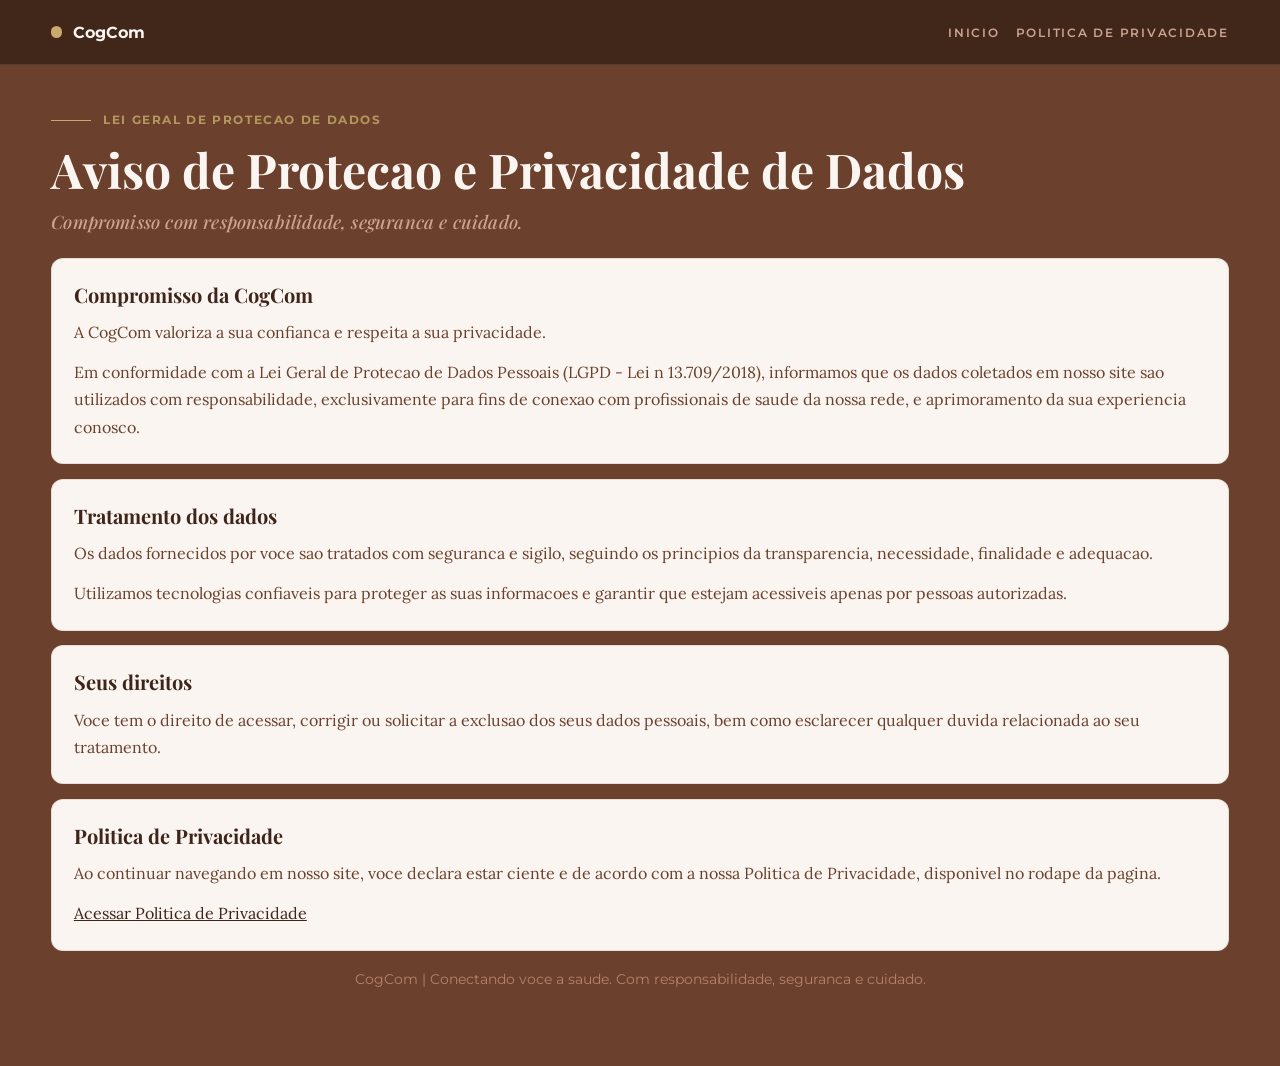
<file: lgpd.html>
<!doctype html>
<html lang="pt-BR" class="scroll-smooth">
  <head>
    <meta charset="utf-8" />
    <meta name="viewport" content="width=device-width, initial-scale=1.0" />
    <title>LGPD | CogCom</title>
    <meta
      name="description"
      content="Aviso de Protecao e Privacidade de Dados da CogCom em conformidade com a LGPD."
    />
    <link rel="preconnect" href="https://fonts.googleapis.com" />
    <link rel="preconnect" href="https://fonts.gstatic.com" crossorigin />
    <link
      href="https://fonts.googleapis.com/css2?family=Playfair+Display:ital,wght@0,400;0,500;0,600;0,700&family=Cormorant+Garamond:ital,wght@0,400;0,500;1,400;1,500&family=Montserrat:wght@400;500;600;700&family=Lora:ital,wght@0,400;0,500;1,400&display=swap"
      rel="stylesheet"
    />
    <style>
      :root {
        --brown-950: #2c1810;
        --brown-900: #3e241a;
        --brown-800: #543324;
        --brown-700: #6b402d;
        --brown-500: #9c664e;
        --brown-400: #b5826a;
        --brown-300: #cda48f;
        --cream-200: #ebe0d3;
        --cream-100: #f4ebe1;
        --cream-50: #faf5f0;
        --gold: #c9a96e;
        --gold-muted: #b4965f;
      }

      * {
        box-sizing: border-box;
      }

      body {
        margin: 0;
        font-family: "Lora", "Georgia", serif;
        background: var(--brown-700);
        color: var(--cream-50);
      }

      .font-label {
        font-family: "Montserrat", "Arial", sans-serif;
      }

      .font-display {
        font-family: "Playfair Display", "Georgia", serif;
      }

      .font-decorative {
        font-family: "Playfair Display", "Georgia", serif;
        font-style: italic;
        font-weight: 500;
        letter-spacing: 0.01em;
      }

      .topbar {
        position: sticky;
        top: 0;
        z-index: 20;
        backdrop-filter: blur(8px);
        background: rgba(62, 36, 26, 0.92);
        border-bottom: 1px solid rgba(242, 229, 208, 0.12);
      }

      .topbar-inner,
      .container {
        width: min(1200px, 92%);
        margin: 0 auto;
      }

      .topbar-inner {
        height: 64px;
        display: flex;
        align-items: center;
        justify-content: space-between;
        gap: 1rem;
      }

      .brand {
        display: flex;
        align-items: center;
        gap: 0.65rem;
        color: var(--cream-50);
        text-decoration: none;
      }

      .brand-dot {
        width: 0.7rem;
        height: 0.7rem;
        border-radius: 999px;
        background: var(--gold);
      }

      .top-links {
        display: flex;
        align-items: center;
        gap: 1rem;
      }

      .top-links a {
        color: var(--brown-300);
        text-decoration: none;
        font-size: 0.78rem;
        font-weight: 600;
        text-transform: uppercase;
        letter-spacing: 0.14em;
      }

      .top-links a:hover {
        color: var(--gold);
      }

      main {
        padding: 3rem 0 4rem;
      }

      .hero {
        margin-bottom: 1.5rem;
      }

      .eyebrow {
        display: flex;
        align-items: center;
        gap: 0.75rem;
        margin-bottom: 1rem;
      }

      .eyebrow-line {
        width: 2.5rem;
        height: 1px;
        background: var(--gold);
      }

      .eyebrow span {
        color: var(--gold-muted);
        font-size: 0.72rem;
        font-weight: 700;
        letter-spacing: 0.14em;
        text-transform: uppercase;
      }

      h1 {
        margin: 0;
        font-size: clamp(2rem, 5vw, 3rem);
        line-height: 1.1;
        color: var(--cream-50);
      }

      .subtitle {
        margin: 0.8rem 0 0;
        color: var(--brown-300);
        font-size: 1.15rem;
      }

      .card {
        background: var(--cream-50);
        color: var(--brown-800);
        border: 1px solid rgba(90, 50, 34, 0.12);
        border-radius: 12px;
        padding: 1.4rem 1.35rem;
        margin-bottom: 0.9rem;
      }

      .card h2 {
        margin: 0 0 0.7rem;
        font-size: 1.25rem;
        color: var(--brown-900);
      }

      .card p {
        margin: 0 0 0.8rem;
        line-height: 1.7;
        color: var(--brown-700);
      }

      .card p:last-child {
        margin-bottom: 0;
      }

      .card ul {
        margin: 0.6rem 0 0;
        padding-left: 1.1rem;
      }

      .card li {
        margin-bottom: 0.45rem;
        color: var(--brown-700);
      }

      a.link {
        color: var(--brown-900);
      }

      .footer-note {
        margin-top: 1.2rem;
        color: var(--brown-400);
        font-size: 0.9rem;
        text-align: center;
      }

      @media (max-width: 800px) {
        .top-links {
          display: none;
        }
      }
    </style>
  </head>
  <body>
    <header class="topbar">
      <div class="topbar-inner">
        <a class="brand" href="index.html">
          <span class="brand-dot" aria-hidden="true"></span>
          <strong class="font-label">CogCom</strong>
        </a>
        <nav class="top-links font-label" aria-label="Navegacao">
          <a href="index.html">Inicio</a>
          <a href="politica-privacidade.html">Politica de Privacidade</a>
        </nav>
      </div>
    </header>

    <main>
      <div class="container">
        <section class="hero">
          <div class="eyebrow font-label">
            <div class="eyebrow-line" aria-hidden="true"></div>
            <span>Lei Geral de Protecao de Dados</span>
          </div>
          <h1 class="font-display">Aviso de Protecao e Privacidade de Dados</h1>
          <p class="subtitle font-decorative">
            Compromisso com responsabilidade, seguranca e cuidado.
          </p>
        </section>

        <section class="card">
          <h2 class="font-display">Compromisso da CogCom</h2>
          <p>A CogCom valoriza a sua confianca e respeita a sua privacidade.</p>
          <p>
            Em conformidade com a Lei Geral de Protecao de Dados Pessoais (LGPD
            - Lei n 13.709/2018), informamos que os dados coletados em nosso
            site sao utilizados com responsabilidade, exclusivamente para fins
            de conexao com profissionais de saude da nossa rede, e aprimoramento
            da sua experiencia conosco.
          </p>
        </section>

        <section class="card">
          <h2 class="font-display">Tratamento dos dados</h2>
          <p>
            Os dados fornecidos por voce sao tratados com seguranca e sigilo,
            seguindo os principios da transparencia, necessidade, finalidade e
            adequacao.
          </p>
          <p>
            Utilizamos tecnologias confiaveis para proteger as suas informacoes
            e garantir que estejam acessiveis apenas por pessoas autorizadas.
          </p>
        </section>

        <section class="card">
          <h2 class="font-display">Seus direitos</h2>
          <p>
            Voce tem o direito de acessar, corrigir ou solicitar a exclusao dos
            seus dados pessoais, bem como esclarecer qualquer duvida relacionada
            ao seu tratamento.
          </p>
        </section>

        <section class="card">
          <h2 class="font-display">Politica de Privacidade</h2>
          <p>
            Ao continuar navegando em nosso site, voce declara estar ciente e
            de acordo com a nossa Politica de Privacidade, disponivel no rodape
            da pagina.
          </p>
          <p>
            <a class="link" href="politica-privacidade.html"
              >Acessar Politica de Privacidade</a
            >
          </p>
        </section>

        <p class="footer-note font-label">
          CogCom | Conectando voce a saude. Com responsabilidade, seguranca e
          cuidado.
        </p>
      </div>
    </main>
  </body>
</html>
</file>
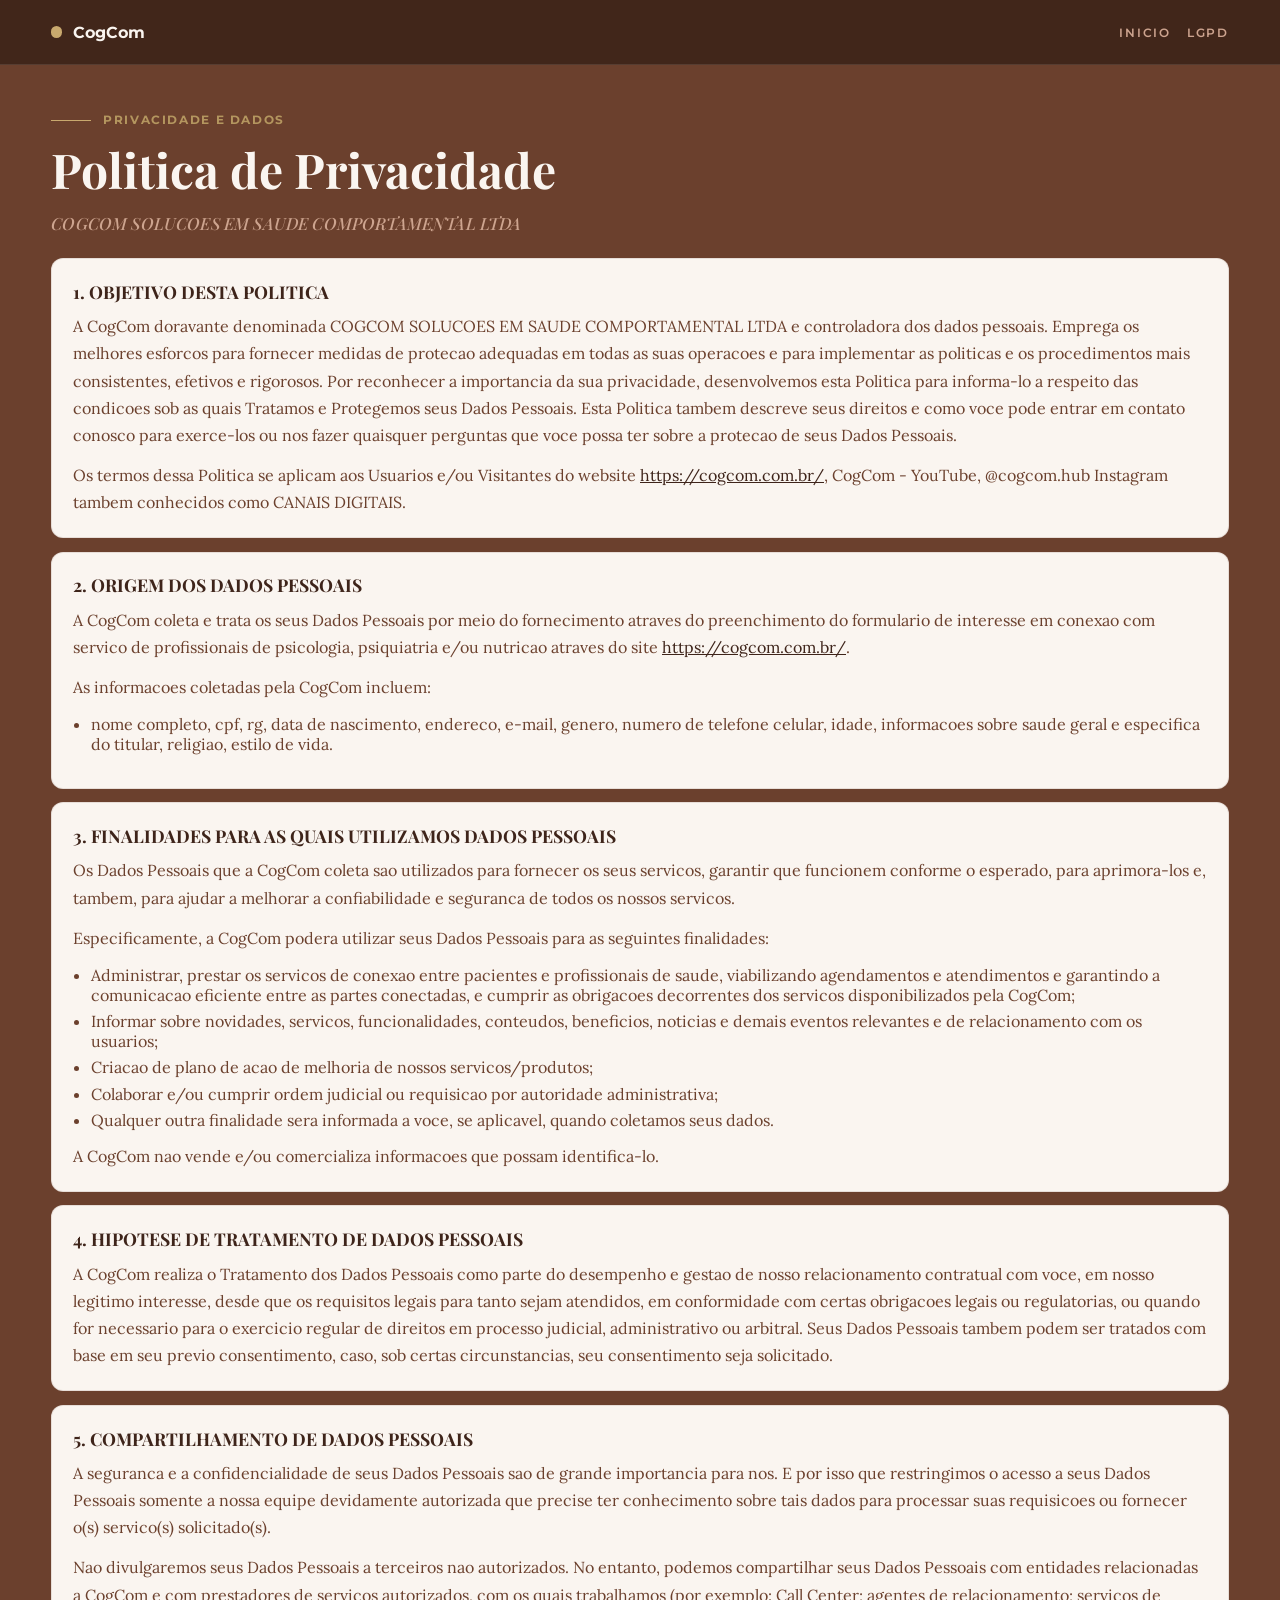
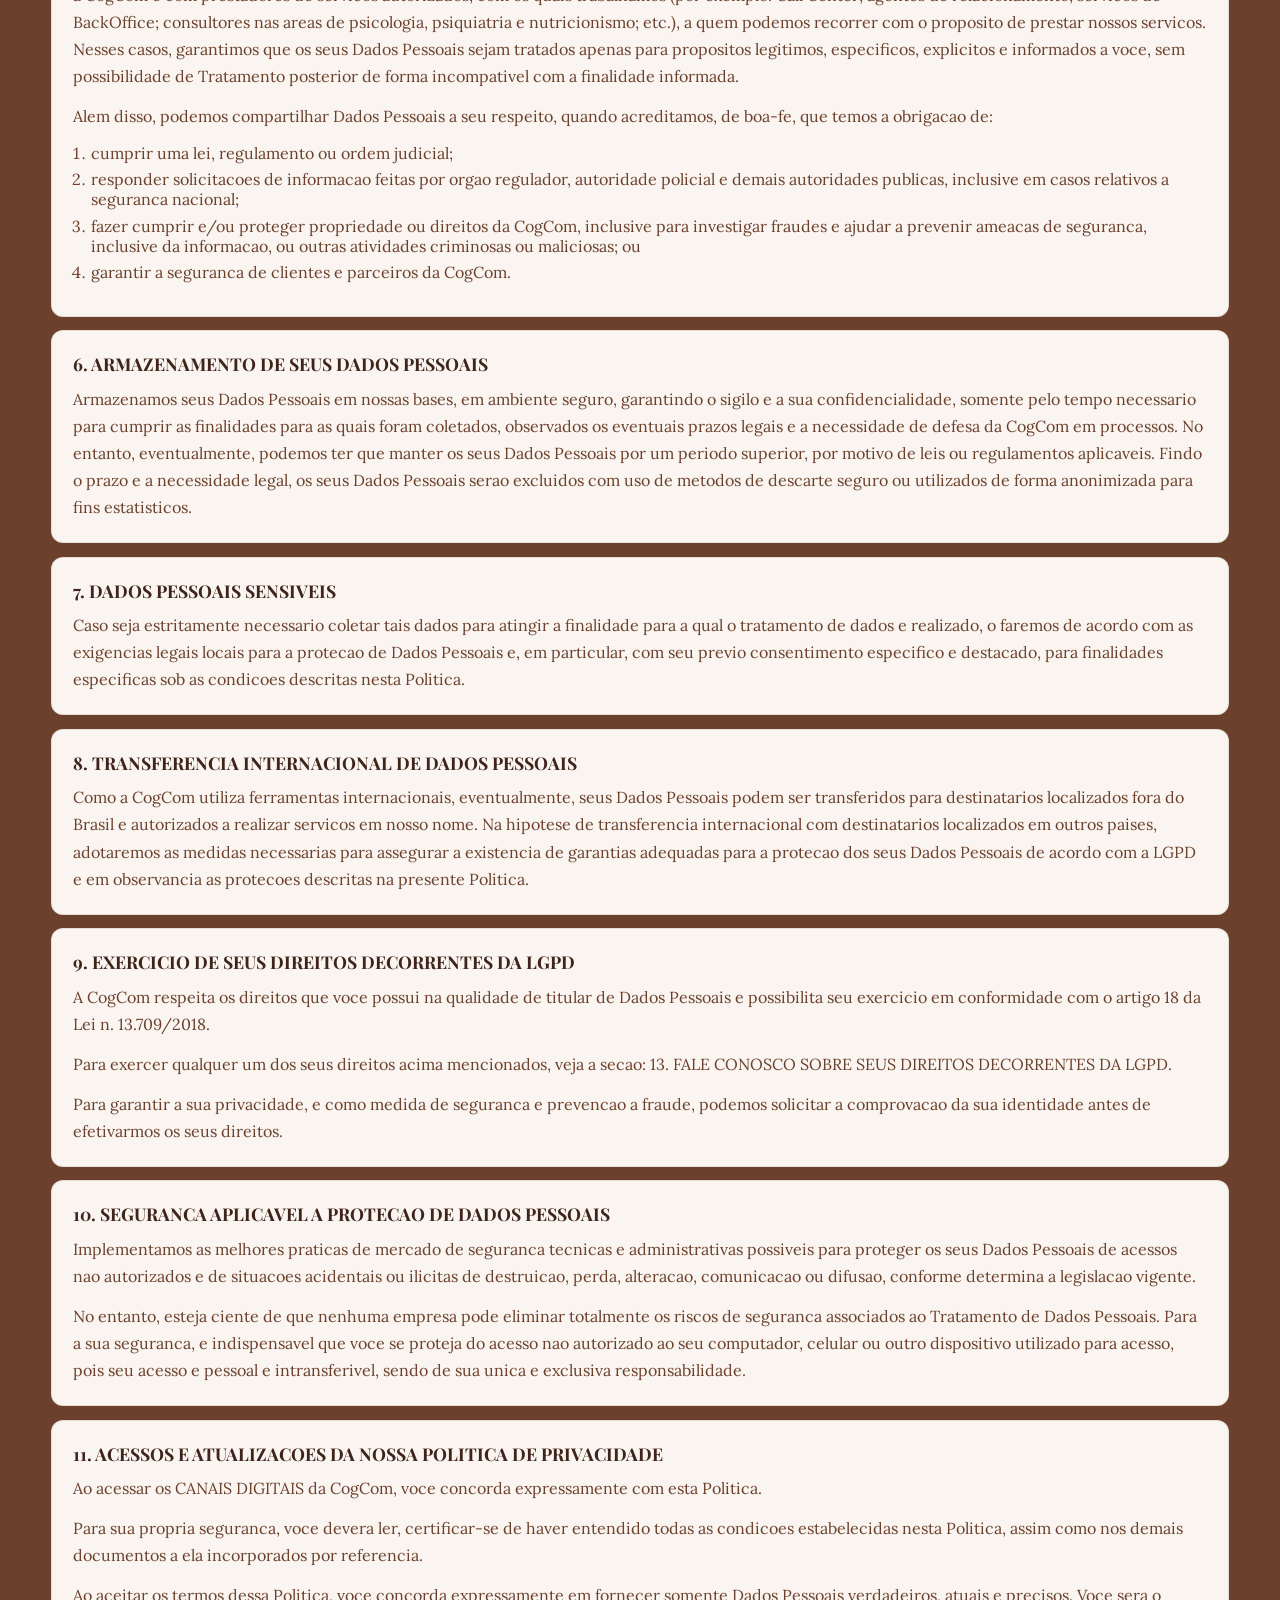
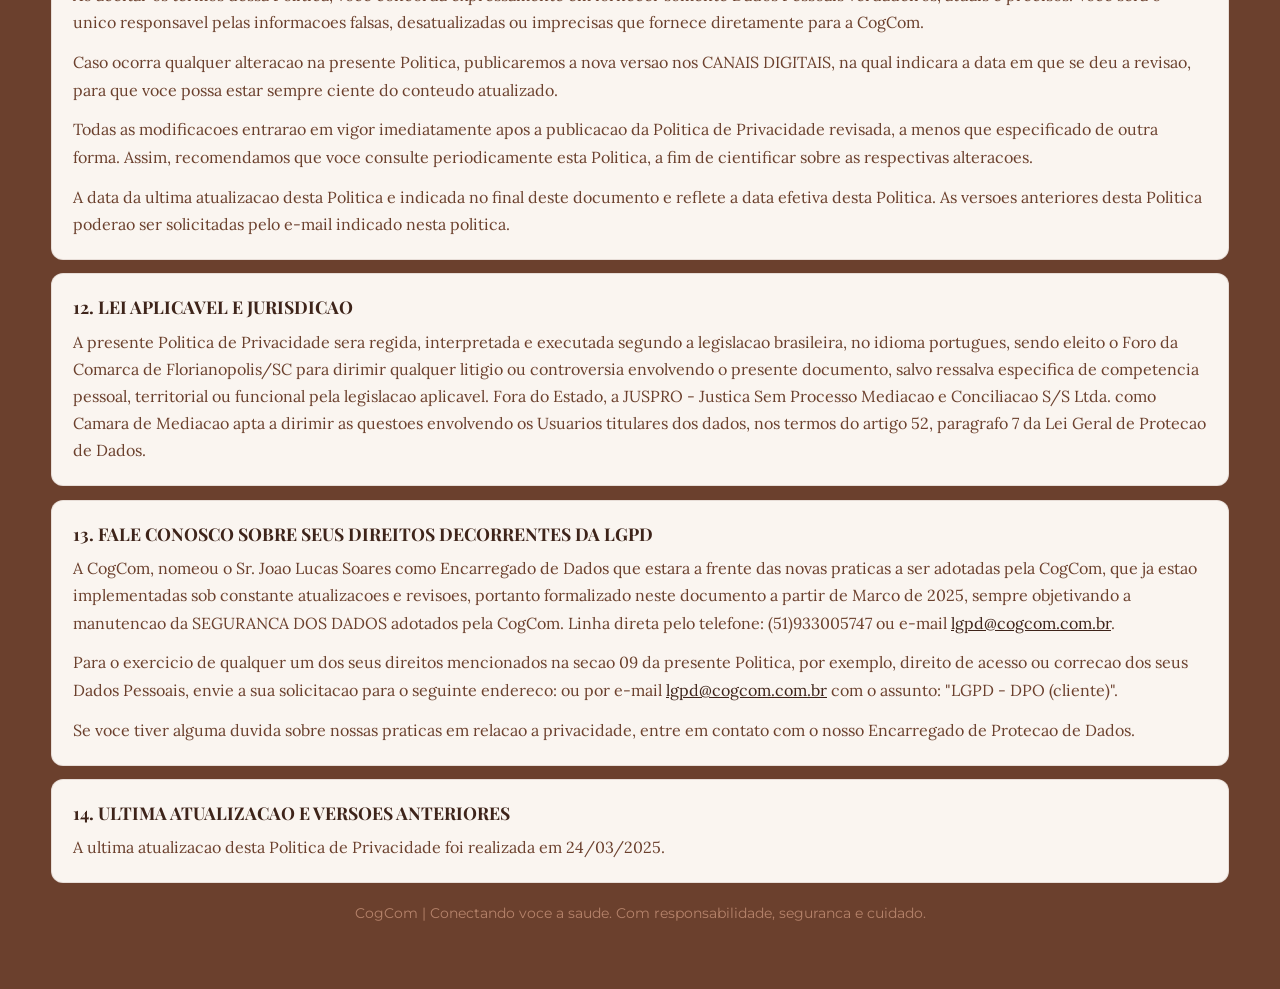
<file: politica-privacidade.html>
<!doctype html>
<html lang="pt-BR" class="scroll-smooth">
  <head>
    <meta charset="utf-8" />
    <meta name="viewport" content="width=device-width, initial-scale=1.0" />
    <title>Politica de Privacidade | CogCom</title>
    <meta
      name="description"
      content="Politica de Privacidade da CogCom em conformidade com a LGPD."
    />
    <link rel="preconnect" href="https://fonts.googleapis.com" />
    <link rel="preconnect" href="https://fonts.gstatic.com" crossorigin />
    <link
      href="https://fonts.googleapis.com/css2?family=Playfair+Display:ital,wght@0,400;0,500;0,600;0,700&family=Cormorant+Garamond:ital,wght@0,400;0,500;1,400&family=Montserrat:wght@400;500;600;700&family=Lora:ital,wght@0,400;0,500;1,400&display=swap"
      rel="stylesheet"
    />
    <style>
      :root {
        --brown-950: #2c1810;
        --brown-900: #3e241a;
        --brown-800: #543324;
        --brown-700: #6b402d;
        --brown-500: #9c664e;
        --brown-400: #b5826a;
        --brown-300: #cda48f;
        --cream-100: #f4ebe1;
        --cream-50: #faf5f0;
        --gold: #c9a96e;
        --gold-muted: #b4965f;
      }

      * {
        box-sizing: border-box;
      }

      body {
        margin: 0;
        font-family: "Lora", "Georgia", serif;
        background: var(--brown-700);
        color: var(--cream-50);
      }

      .font-label {
        font-family: "Montserrat", "Arial", sans-serif;
      }

      .font-display {
        font-family: "Playfair Display", "Georgia", serif;
      }

      .font-decorative {
        font-family: "Playfair Display", "Georgia", serif;
        font-style: italic;
        font-weight: 500;
        letter-spacing: 0.01em;
      }

      .topbar {
        position: sticky;
        top: 0;
        z-index: 20;
        backdrop-filter: blur(8px);
        background: rgba(62, 36, 26, 0.92);
        border-bottom: 1px solid rgba(242, 229, 208, 0.12);
      }

      .topbar-inner,
      .container {
        width: min(1200px, 92%);
        margin: 0 auto;
      }

      .topbar-inner {
        height: 64px;
        display: flex;
        align-items: center;
        justify-content: space-between;
        gap: 1rem;
      }

      .brand {
        display: flex;
        align-items: center;
        gap: 0.65rem;
        color: var(--cream-50);
        text-decoration: none;
      }

      .brand-dot {
        width: 0.7rem;
        height: 0.7rem;
        border-radius: 999px;
        background: var(--gold);
      }

      .top-links {
        display: flex;
        align-items: center;
        gap: 1rem;
      }

      .top-links a {
        color: var(--brown-300);
        text-decoration: none;
        font-size: 0.78rem;
        font-weight: 600;
        text-transform: uppercase;
        letter-spacing: 0.14em;
      }

      .top-links a:hover {
        color: var(--gold);
      }

      main {
        padding: 3rem 0 4rem;
      }

      .hero {
        margin-bottom: 1.3rem;
      }

      .eyebrow {
        display: flex;
        align-items: center;
        gap: 0.75rem;
        margin-bottom: 1rem;
      }

      .eyebrow-line {
        width: 2.5rem;
        height: 1px;
        background: var(--gold);
      }

      .eyebrow span {
        color: var(--gold-muted);
        font-size: 0.72rem;
        font-weight: 700;
        letter-spacing: 0.14em;
        text-transform: uppercase;
      }

      h1 {
        margin: 0;
        font-size: clamp(2rem, 5vw, 3rem);
        line-height: 1.1;
        color: var(--cream-50);
      }

      .subtitle {
        margin: 0.8rem 0 0;
        color: var(--brown-300);
        font-size: 1.05rem;
      }

      .section {
        background: var(--cream-50);
        color: var(--brown-800);
        border: 1px solid rgba(90, 50, 34, 0.12);
        border-radius: 12px;
        padding: 1.3rem;
        margin-bottom: 0.85rem;
      }

      .section h2 {
        margin: 0 0 0.65rem;
        font-size: 1.1rem;
        color: var(--brown-900);
      }

      p {
        margin: 0 0 0.8rem;
        color: var(--brown-700);
        line-height: 1.7;
      }

      p:last-child {
        margin-bottom: 0;
      }

      ul,
      ol {
        margin: 0.4rem 0 0.8rem 1.1rem;
        padding: 0;
      }

      li {
        margin-bottom: 0.4rem;
        color: var(--brown-700);
      }

      a.link {
        color: var(--brown-900);
      }

      .footer-note {
        margin-top: 1.1rem;
        color: var(--brown-400);
        font-size: 0.9rem;
        text-align: center;
      }

      @media (max-width: 800px) {
        .top-links {
          display: none;
        }
      }
    </style>
  </head>
  <body>
    <header class="topbar">
      <div class="topbar-inner">
        <a class="brand" href="index.html">
          <span class="brand-dot" aria-hidden="true"></span>
          <strong class="font-label">CogCom</strong>
        </a>
        <nav class="top-links font-label" aria-label="Navegacao">
          <a href="index.html">Inicio</a>
          <a href="lgpd.html">LGPD</a>
        </nav>
      </div>
    </header>

    <main>
      <div class="container">
        <section class="hero">
          <div class="eyebrow font-label">
            <div class="eyebrow-line" aria-hidden="true"></div>
            <span>Privacidade e Dados</span>
          </div>
          <h1 class="font-display">Politica de Privacidade</h1>
          <p class="subtitle font-decorative">
            COGCOM SOLUCOES EM SAUDE COMPORTAMENTAL LTDA
          </p>
        </section>

        <section class="section">
          <h2 class="font-display">1. OBJETIVO DESTA POLITICA</h2>
          <p>
            A CogCom doravante denominada COGCOM SOLUCOES EM SAUDE
            COMPORTAMENTAL LTDA e controladora dos dados pessoais. Emprega os
            melhores esforcos para fornecer medidas de protecao adequadas em
            todas as suas operacoes e para implementar as politicas e os
            procedimentos mais consistentes, efetivos e rigorosos. Por
            reconhecer a importancia da sua privacidade, desenvolvemos esta
            Politica para informa-lo a respeito das condicoes sob as quais
            Tratamos e Protegemos seus Dados Pessoais. Esta Politica tambem
            descreve seus direitos e como voce pode entrar em contato conosco
            para exerce-los ou nos fazer quaisquer perguntas que voce possa ter
            sobre a protecao de seus Dados Pessoais.
          </p>
          <p>
            Os termos dessa Politica se aplicam aos Usuarios e/ou Visitantes do
            website
            <a class="link" href="https://cogcom.com.br/">https://cogcom.com.br/</a>,
            CogCom - YouTube, @cogcom.hub Instagram tambem conhecidos como
            CANAIS DIGITAIS.
          </p>
        </section>

        <section class="section">
          <h2 class="font-display">2. ORIGEM DOS DADOS PESSOAIS</h2>
          <p>
            A CogCom coleta e trata os seus Dados Pessoais por meio do
            fornecimento atraves do preenchimento do formulario de interesse em
            conexao com servico de profissionais de psicologia, psiquiatria
            e/ou nutricao atraves do site
            <a class="link" href="https://cogcom.com.br/">https://cogcom.com.br/</a>.
          </p>
          <p>As informacoes coletadas pela CogCom incluem:</p>
          <ul>
            <li>
              nome completo, cpf, rg, data de nascimento, endereco, e-mail,
              genero, numero de telefone celular, idade, informacoes sobre
              saude geral e especifica do titular, religiao, estilo de vida.
            </li>
          </ul>
        </section>

        <section class="section">
          <h2 class="font-display">
            3. FINALIDADES PARA AS QUAIS UTILIZAMOS DADOS PESSOAIS
          </h2>
          <p>
            Os Dados Pessoais que a CogCom coleta sao utilizados para fornecer
            os seus servicos, garantir que funcionem conforme o esperado, para
            aprimora-los e, tambem, para ajudar a melhorar a confiabilidade e
            seguranca de todos os nossos servicos.
          </p>
          <p>
            Especificamente, a CogCom podera utilizar seus Dados Pessoais para
            as seguintes finalidades:
          </p>
          <ul>
            <li>
              Administrar, prestar os servicos de conexao entre pacientes e
              profissionais de saude, viabilizando agendamentos e atendimentos
              e garantindo a comunicacao eficiente entre as partes conectadas,
              e cumprir as obrigacoes decorrentes dos servicos disponibilizados
              pela CogCom;
            </li>
            <li>
              Informar sobre novidades, servicos, funcionalidades, conteudos,
              beneficios, noticias e demais eventos relevantes e de
              relacionamento com os usuarios;
            </li>
            <li>Criacao de plano de acao de melhoria de nossos servicos/produtos;</li>
            <li>
              Colaborar e/ou cumprir ordem judicial ou requisicao por
              autoridade administrativa;
            </li>
            <li>
              Qualquer outra finalidade sera informada a voce, se aplicavel,
              quando coletamos seus dados.
            </li>
          </ul>
          <p>A CogCom nao vende e/ou comercializa informacoes que possam identifica-lo.</p>
        </section>

        <section class="section">
          <h2 class="font-display">
            4. HIPOTESE DE TRATAMENTO DE DADOS PESSOAIS
          </h2>
          <p>
            A CogCom realiza o Tratamento dos Dados Pessoais como parte do
            desempenho e gestao de nosso relacionamento contratual com voce, em
            nosso legitimo interesse, desde que os requisitos legais para tanto
            sejam atendidos, em conformidade com certas obrigacoes legais ou
            regulatorias, ou quando for necessario para o exercicio regular de
            direitos em processo judicial, administrativo ou arbitral. Seus
            Dados Pessoais tambem podem ser tratados com base em seu previo
            consentimento, caso, sob certas circunstancias, seu consentimento
            seja solicitado.
          </p>
        </section>

        <section class="section">
          <h2 class="font-display">5. COMPARTILHAMENTO DE DADOS PESSOAIS</h2>
          <p>
            A seguranca e a confidencialidade de seus Dados Pessoais sao de
            grande importancia para nos. E por isso que restringimos o acesso a
            seus Dados Pessoais somente a nossa equipe devidamente autorizada
            que precise ter conhecimento sobre tais dados para processar suas
            requisicoes ou fornecer o(s) servico(s) solicitado(s).
          </p>
          <p>
            Nao divulgaremos seus Dados Pessoais a terceiros nao autorizados. No
            entanto, podemos compartilhar seus Dados Pessoais com entidades
            relacionadas a CogCom e com prestadores de servicos autorizados, com
            os quais trabalhamos (por exemplo: Call Center; agentes de
            relacionamento; servicos de BackOffice; consultores nas areas de
            psicologia, psiquiatria e nutricionismo; etc.), a quem podemos
            recorrer com o proposito de prestar nossos servicos. Nesses casos,
            garantimos que os seus Dados Pessoais sejam tratados apenas para
            propositos legitimos, especificos, explicitos e informados a voce,
            sem possibilidade de Tratamento posterior de forma incompativel com
            a finalidade informada.
          </p>
          <p>
            Alem disso, podemos compartilhar Dados Pessoais a seu respeito,
            quando acreditamos, de boa-fe, que temos a obrigacao de:
          </p>
          <ol>
            <li>cumprir uma lei, regulamento ou ordem judicial;</li>
            <li>
              responder solicitacoes de informacao feitas por orgao regulador,
              autoridade policial e demais autoridades publicas, inclusive em
              casos relativos a seguranca nacional;
            </li>
            <li>
              fazer cumprir e/ou proteger propriedade ou direitos da CogCom,
              inclusive para investigar fraudes e ajudar a prevenir ameacas de
              seguranca, inclusive da informacao, ou outras atividades
              criminosas ou maliciosas; ou
            </li>
            <li>garantir a seguranca de clientes e parceiros da CogCom.</li>
          </ol>
        </section>

        <section class="section">
          <h2 class="font-display">6. ARMAZENAMENTO DE SEUS DADOS PESSOAIS</h2>
          <p>
            Armazenamos seus Dados Pessoais em nossas bases, em ambiente seguro,
            garantindo o sigilo e a sua confidencialidade, somente pelo tempo
            necessario para cumprir as finalidades para as quais foram
            coletados, observados os eventuais prazos legais e a necessidade de
            defesa da CogCom em processos. No entanto, eventualmente, podemos ter
            que manter os seus Dados Pessoais por um periodo superior, por motivo
            de leis ou regulamentos aplicaveis. Findo o prazo e a necessidade
            legal, os seus Dados Pessoais serao excluidos com uso de metodos de
            descarte seguro ou utilizados de forma anonimizada para fins
            estatisticos.
          </p>
        </section>

        <section class="section">
          <h2 class="font-display">7. DADOS PESSOAIS SENSIVEIS</h2>
          <p>
            Caso seja estritamente necessario coletar tais dados para atingir a
            finalidade para a qual o tratamento de dados e realizado, o faremos
            de acordo com as exigencias legais locais para a protecao de Dados
            Pessoais e, em particular, com seu previo consentimento especifico e
            destacado, para finalidades especificas sob as condicoes descritas
            nesta Politica.
          </p>
        </section>

        <section class="section">
          <h2 class="font-display">
            8. TRANSFERENCIA INTERNACIONAL DE DADOS PESSOAIS
          </h2>
          <p>
            Como a CogCom utiliza ferramentas internacionais, eventualmente, seus
            Dados Pessoais podem ser transferidos para destinatarios localizados
            fora do Brasil e autorizados a realizar servicos em nosso nome. Na
            hipotese de transferencia internacional com destinatarios localizados
            em outros paises, adotaremos as medidas necessarias para assegurar a
            existencia de garantias adequadas para a protecao dos seus Dados
            Pessoais de acordo com a LGPD e em observancia as protecoes descritas
            na presente Politica.
          </p>
        </section>

        <section class="section">
          <h2 class="font-display">
            9. EXERCICIO DE SEUS DIREITOS DECORRENTES DA LGPD
          </h2>
          <p>
            A CogCom respeita os direitos que voce possui na qualidade de titular
            de Dados Pessoais e possibilita seu exercicio em conformidade com o
            artigo 18 da Lei n. 13.709/2018.
          </p>
          <p>
            Para exercer qualquer um dos seus direitos acima mencionados, veja a
            secao: 13. FALE CONOSCO SOBRE SEUS DIREITOS DECORRENTES DA LGPD.
          </p>
          <p>
            Para garantir a sua privacidade, e como medida de seguranca e
            prevencao a fraude, podemos solicitar a comprovacao da sua identidade
            antes de efetivarmos os seus direitos.
          </p>
        </section>

        <section class="section">
          <h2 class="font-display">
            10. SEGURANCA APLICAVEL A PROTECAO DE DADOS PESSOAIS
          </h2>
          <p>
            Implementamos as melhores praticas de mercado de seguranca tecnicas e
            administrativas possiveis para proteger os seus Dados Pessoais de
            acessos nao autorizados e de situacoes acidentais ou ilicitas de
            destruicao, perda, alteracao, comunicacao ou difusao, conforme
            determina a legislacao vigente.
          </p>
          <p>
            No entanto, esteja ciente de que nenhuma empresa pode eliminar
            totalmente os riscos de seguranca associados ao Tratamento de Dados
            Pessoais. Para a sua seguranca, e indispensavel que voce se proteja
            do acesso nao autorizado ao seu computador, celular ou outro
            dispositivo utilizado para acesso, pois seu acesso e pessoal e
            intransferivel, sendo de sua unica e exclusiva responsabilidade.
          </p>
        </section>

        <section class="section">
          <h2 class="font-display">
            11. ACESSOS E ATUALIZACOES DA NOSSA POLITICA DE PRIVACIDADE
          </h2>
          <p>
            Ao acessar os CANAIS DIGITAIS da CogCom, voce concorda expressamente
            com esta Politica.
          </p>
          <p>
            Para sua propria seguranca, voce devera ler, certificar-se de haver
            entendido todas as condicoes estabelecidas nesta Politica, assim como
            nos demais documentos a ela incorporados por referencia.
          </p>
          <p>
            Ao aceitar os termos dessa Politica, voce concorda expressamente em
            fornecer somente Dados Pessoais verdadeiros, atuais e precisos. Voce
            sera o unico responsavel pelas informacoes falsas, desatualizadas ou
            imprecisas que fornece diretamente para a CogCom.
          </p>
          <p>
            Caso ocorra qualquer alteracao na presente Politica, publicaremos a
            nova versao nos CANAIS DIGITAIS, na qual indicara a data em que se
            deu a revisao, para que voce possa estar sempre ciente do conteudo
            atualizado.
          </p>
          <p>
            Todas as modificacoes entrarao em vigor imediatamente apos a
            publicacao da Politica de Privacidade revisada, a menos que
            especificado de outra forma. Assim, recomendamos que voce consulte
            periodicamente esta Politica, a fim de cientificar sobre as
            respectivas alteracoes.
          </p>
          <p>
            A data da ultima atualizacao desta Politica e indicada no final deste
            documento e reflete a data efetiva desta Politica. As versoes
            anteriores desta Politica poderao ser solicitadas pelo e-mail
            indicado nesta politica.
          </p>
        </section>

        <section class="section">
          <h2 class="font-display">12. LEI APLICAVEL E JURISDICAO</h2>
          <p>
            A presente Politica de Privacidade sera regida, interpretada e
            executada segundo a legislacao brasileira, no idioma portugues, sendo
            eleito o Foro da Comarca de Florianopolis/SC para dirimir qualquer
            litigio ou controversia envolvendo o presente documento, salvo
            ressalva especifica de competencia pessoal, territorial ou funcional
            pela legislacao aplicavel. Fora do Estado, a JUSPRO - Justica Sem
            Processo Mediacao e Conciliacao S/S Ltda. como Camara de Mediacao apta
            a dirimir as questoes envolvendo os Usuarios titulares dos dados, nos
            termos do artigo 52, paragrafo 7 da Lei Geral de Protecao de Dados.
          </p>
        </section>

        <section class="section">
          <h2 class="font-display">
            13. FALE CONOSCO SOBRE SEUS DIREITOS DECORRENTES DA LGPD
          </h2>
          <p>
            A CogCom, nomeou o Sr. Joao Lucas Soares como Encarregado de Dados que
            estara a frente das novas praticas a ser adotadas pela CogCom, que ja
            estao implementadas sob constante atualizacoes e revisoes, portanto
            formalizado neste documento a partir de Marco de 2025, sempre
            objetivando a manutencao da SEGURANCA DOS DADOS adotados pela CogCom.
            Linha direta pelo telefone: (51)933005747 ou e-mail
            <a class="link" href="mailto:lgpd@cogcom.com.br"
              >lgpd@cogcom.com.br</a
            >.
          </p>
          <p>
            Para o exercicio de qualquer um dos seus direitos mencionados na secao
            09 da presente Politica, por exemplo, direito de acesso ou correcao
            dos seus Dados Pessoais, envie a sua solicitacao para o seguinte
            endereco: ou por e-mail
            <a class="link" href="mailto:lgpd@cogcom.com.br"
              >lgpd@cogcom.com.br</a
            >
            com o assunto: "LGPD - DPO (cliente)".
          </p>
          <p>
            Se voce tiver alguma duvida sobre nossas praticas em relacao a
            privacidade, entre em contato com o nosso Encarregado de Protecao de
            Dados.
          </p>
        </section>

        <section class="section">
          <h2 class="font-display">
            14. ULTIMA ATUALIZACAO E VERSOES ANTERIORES
          </h2>
          <p>
            A ultima atualizacao desta Politica de Privacidade foi realizada em
            24/03/2025.
          </p>
        </section>

        <p class="footer-note font-label">
          CogCom | Conectando voce a saude. Com responsabilidade, seguranca e
          cuidado.
        </p>
      </div>
    </main>
  </body>
</html>
</file>
